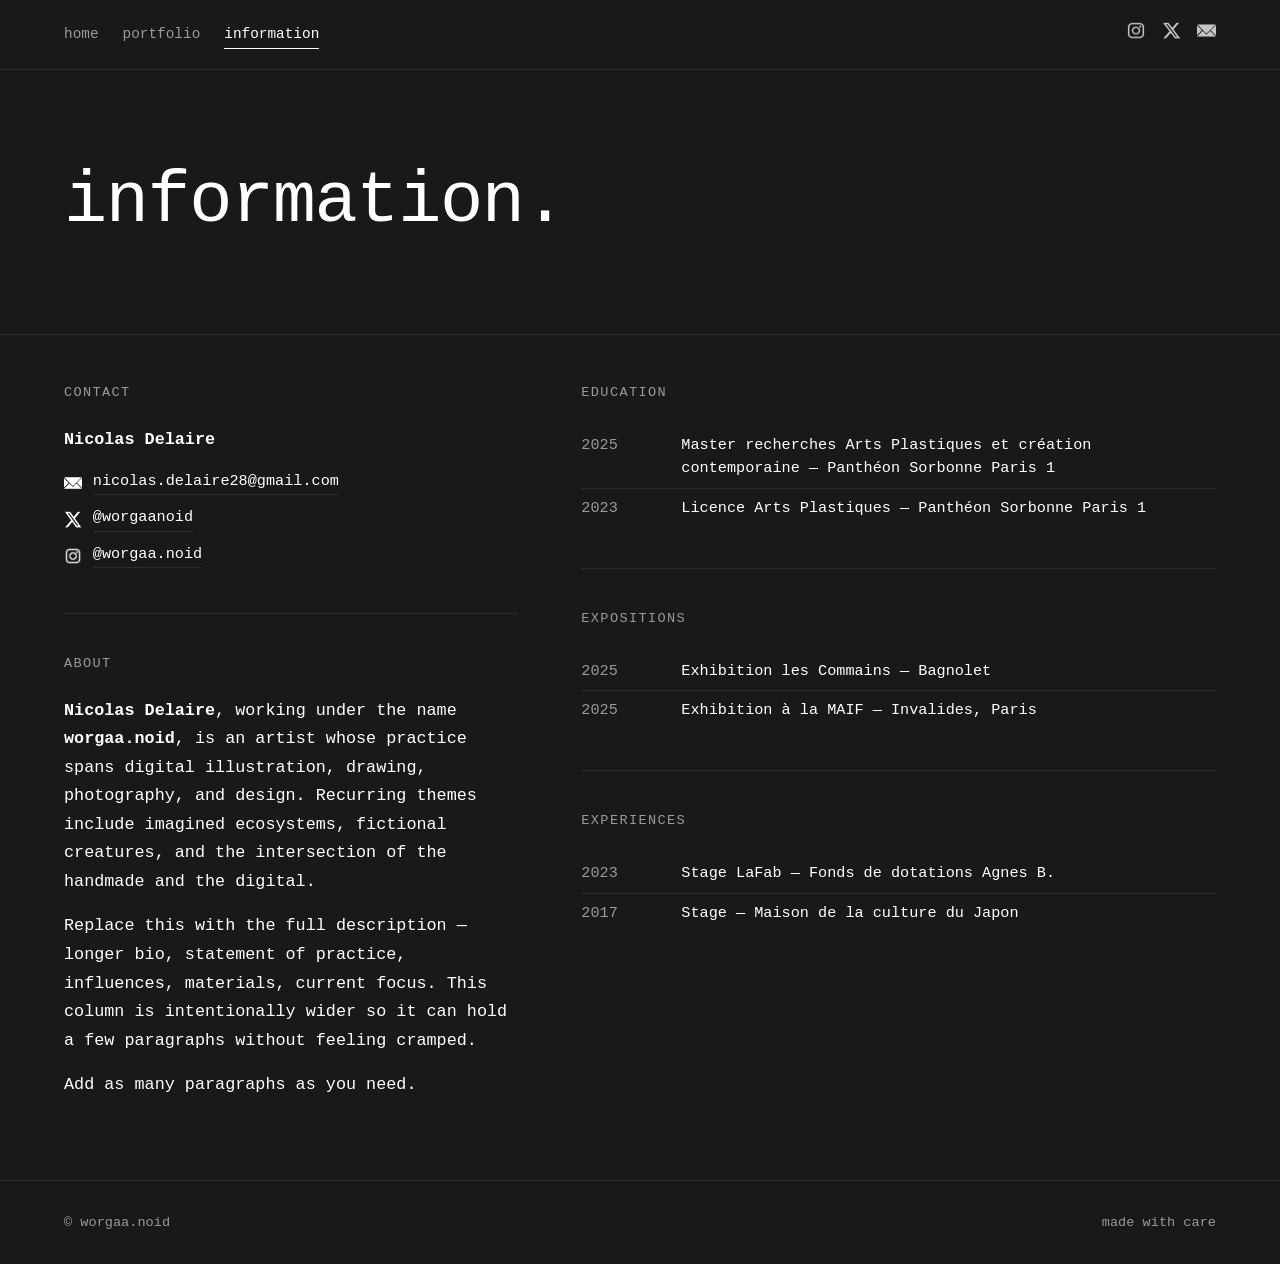
<file: information.html>
<!doctype html>
<html lang="en">

<head>
  <meta charset="utf-8">
  <meta name="viewport" content="width=device-width, initial-scale=1">
  <title>information — worgaa.noid</title>
  <link rel="stylesheet" href="css/common.css">
  <link rel="stylesheet" href="css/information.css">
  <meta name="description" content="About worgaa.noid — Nicolas Delaire. Bio, exhibitions, contact.">

  <meta property="og:title" content="information — worgaa.noid">
  <meta property="og:type" content="website">
  <meta property="og:image" content="icon.png">
  <meta property="og:image:alt" content="worgaa.noid">

  <link rel="icon" href="img/icon.png" sizes="any">
  <link rel="icon" href="img/icon.png" type="image/svg+xml">
  <link rel="apple-touch-icon" href="img/icon.png">

  <link rel="manifest" href="site.webmanifest">
  <meta name="theme-color" content="#191919">
</head>

<body data-page="information">

  <div data-layout="header"></div>

  <section class="page-header">
    <div class="container">
      <h1 class="page-header__title">information.</h1>
    </div>
  </section>

  <main class="page-main">
    <div class="container">
      <div class="info">

        <div class="info__col">

          <section>
            <h2>contact</h2>
            <p class="info__name">
              <strong>Nicolas Delaire</strong>
            </p>
            <ul class="info-contact">
              <li>
                <a href="mailto:nicolas.delaire28@gmail.com">
                  <img class="info-contact__icon" src="img/information/email.png" alt="" aria-hidden="true">
                  <span>nicolas.delaire28@gmail.com</span>
                </a>
              </li>
              <li>
                <a href="https://x.com/worgaanoid" target="_blank" rel="noopener">
                  <img class="info-contact__icon" src="img/information/x.png" alt="" aria-hidden="true">
                  <span>@worgaanoid</span>
                </a>
              </li>
              <li>
                <a href="https://instagram.com/worgaa.noid" target="_blank" rel="noopener">
                  <img class="info-contact__icon" src="img/information/instagram.png" alt="" aria-hidden="true">
                  <span>@worgaa.noid</span>
                </a>
              </li>
            </ul>
          </section>

          <section>
            <h2>about</h2>
            <p>
              <strong>Nicolas Delaire</strong>, working under the name <strong>worgaa.noid</strong>,
              is an artist whose practice spans digital illustration, drawing, photography, and
              design. Recurring themes include imagined ecosystems, fictional creatures, and
              the intersection of the handmade and the digital.
            </p>
            <p>
              Replace this with the full description &mdash; longer bio, statement of practice,
              influences, materials, current focus. This column is intentionally wider so it can
              hold a few paragraphs without feeling cramped.
            </p>
            <p>
              Add as many paragraphs as you need.
            </p>
          </section>

        </div>

        <div class="info__col">

          <section>
            <h2>education</h2>
            <ul class="info-list">
              <li><span class="info-list__year">2025</span><span>Master recherches Arts Plastiques et création contemporaine &mdash; Panthéon Sorbonne Paris 1</span></li>
              <li><span class="info-list__year">2023</span><span>Licence Arts Plastiques &mdash; Panthéon Sorbonne Paris 1</span></li>
            </ul>
          </section>

          <section>
            <h2>expositions</h2>
            <ul class="info-list">
              <li><span class="info-list__year">2025</span><span>Exhibition les Commains &mdash; Bagnolet</span></li>
              <li><span class="info-list__year">2025</span><span>Exhibition à la MAIF &mdash; Invalides, Paris</span></li>
            </ul>
          </section>

          <section>
            <h2>experiences</h2>
            <ul class="info-list">
              <li><span class="info-list__year">2023</span><span>Stage LaFab &mdash; Fonds de dotations Agnes B.</span></li>
              <li><span class="info-list__year">2017</span><span>Stage &mdash; Maison de la culture du Japon</span></li>
            </ul>
          </section>

        </div>

      </div>
    </div>
  </main>

  <div data-layout="footer"></div>

  <script src="js/layout.js"></script>
  <script src="js/app.js"></script>
</body>

</html>
</file>
<file: css/common.css>
html {
  color: #222;
  font-size: 1em;
  line-height: 1.4;
}

::-moz-selection {
  background: #b3d4fc;
  text-shadow: none;
}

::selection {
  background: #b3d4fc;
  text-shadow: none;
}

hr {
  display: block;
  height: 1px;
  border: 0;
  border-top: 1px solid #ccc;
  margin: 1em 0;
  padding: 0;
}

audio,
canvas,
iframe,
img,
svg,
video {
  vertical-align: middle;
}

fieldset {
  border: 0;
  margin: 0;
  padding: 0;
}

textarea {
  resize: vertical;
}

/* ==========================================================================
   Theme + layout primitives
   ========================================================================== */

:root {
  --bg: #191919;
  --fg: #ffffff;
  --muted: #9a9a9a;
  --border: #2c2c2c;
  --accent: #ffffff;
  --placeholder: #222222;
  --max-width: 1200px;
  --gutter: 1.5rem;
  --font-sans: "Courier New", Courier, monospace;
}

* {
  box-sizing: border-box;
}

html,
body {
  margin: 0;
  padding: 0;
  background: var(--bg);
  color: var(--fg);
  font-family: var(--font-sans);
  -webkit-font-smoothing: antialiased;
  -moz-osx-font-smoothing: grayscale;
}

a {
  color: inherit;
  text-decoration: none;
}

img {
  max-width: 100%;
  display: block;
}

.container {
  max-width: var(--max-width);
  margin: 0 auto;
  padding: 0 var(--gutter);
}

/* ==========================================================================
   Site header + nav
   ========================================================================== */

.site-header {
  border-bottom: 1px solid var(--border);
  padding: 1.25rem 0;
  background: var(--bg);
  position: sticky;
  top: 0;
  z-index: 10;
}

.site-header__inner {
  display: flex;
  align-items: center;
  justify-content: space-between;
  gap: 1.5rem;
  flex-wrap: wrap;
  padding: 0 var(--gutter);
}

.site-nav {
  display: flex;
  gap: 1.5rem;
  font-size: 0.9rem;
}

.site-nav a {
  color: var(--muted);
  padding: 0.25rem 0;
  border-bottom: 1px solid transparent;
  transition: color 0.15s ease, border-color 0.15s ease;
}

.site-nav a:hover {
  color: var(--fg);
}

.site-nav a.is-active {
  color: var(--fg);
  border-bottom-color: var(--fg);
}

/* Burger toggle (hidden on desktop, shown via @media below) */
.site-nav-toggle {
  display: none;
  background: none;
  border: 0;
  padding: 0.5rem;
  margin: 0;
  cursor: pointer;
  color: var(--fg);
  font: inherit;
  align-items: center;
  justify-content: center;
}

.site-nav-toggle__icon {
  width: 1.5rem;
  height: 1.5rem;
  display: block;
}

.site-nav-toggle__icon--close {
  display: none;
}

.site-nav-toggle[aria-expanded="true"] .site-nav-toggle__icon--menu {
  display: none;
}

.site-nav-toggle[aria-expanded="true"] .site-nav-toggle__icon--close {
  display: block;
}

/* Social icons (right-aligned in the header) */
.site-social {
  display: flex;
  gap: 1rem;
  list-style: none;
  margin: 0;
  padding: 0;
}

.site-social a {
  display: inline-flex;
  align-items: center;
  justify-content: center;
  opacity: 0.75;
  transition: opacity 0.15s ease;
}

.site-social a:hover {
  opacity: 1;
}

.site-social img {
  width: 1.2rem;
  height: 1.2rem;
  object-fit: contain;
  display: block;
}

/* ==========================================================================
   Page header (big title) + main
   ========================================================================== */

.page-header {
  padding: 6rem 0;
  border-bottom: 1px solid var(--border);
}

.page-header__title {
  font-size: clamp(2.5rem, 6vw, 4.5rem);
  font-weight: 400;
  letter-spacing: -0.02em;
  margin: 0;
  line-height: 1;
}

.page-main {
  padding: 3rem 0 5rem;
}

/* ==========================================================================
   Site footer
   ========================================================================== */

.site-footer {
  border-top: 1px solid var(--border);
  padding: 2rem 0;
  font-size: 0.85rem;
  color: var(--muted);
}

.site-footer__inner {
  display: flex;
  justify-content: space-between;
  flex-wrap: wrap;
  gap: 1rem;
}

/* ==========================================================================
   Back to top button (injected by js/app.js)
   ========================================================================== */

.back-to-top {
  position: fixed;
  right: 1.25rem;
  bottom: 1.25rem;
  width: 2.75rem;
  height: 2.75rem;
  display: inline-flex;
  align-items: center;
  justify-content: center;
  background: var(--fg);
  color: var(--bg);
  border: 0;
  border-radius: 999px;
  cursor: pointer;
  opacity: 0;
  transform: translateY(0.5rem);
  pointer-events: none;
  transition: opacity 0.25s ease, transform 0.25s ease, background 0.15s ease;
  z-index: 20;
  font: inherit;
}

.back-to-top.is-visible {
  opacity: 1;
  transform: translateY(0);
  pointer-events: auto;
}

.back-to-top:hover {
  background: var(--muted);
}

.back-to-top svg {
  width: 1.1rem;
  height: 1.1rem;
}

/* ==========================================================================
   Lightbox / carousel (injected by js/app.js)
   ========================================================================== */

body.lightbox-open {
  overflow: hidden;
}

body.lightbox-open .back-to-top {
  display: none;
}

.lightbox {
  position: fixed;
  inset: 0;
  background: rgba(0, 0, 0, 0.94);
  z-index: 100;
  display: none;
  align-items: center;
  justify-content: center;
  padding: 4rem 4.5rem;
}

.lightbox.is-open {
  display: flex;
}

.lightbox__figure {
  margin: 0;
  display: flex;
  flex-direction: column;
  align-items: center;
  gap: 1rem;
  max-width: 100%;
  max-height: 100%;
}

.lightbox__img {
  max-width: 100%;
  max-height: 80vh;
  width: auto;
  height: auto;
  object-fit: contain;
  background: var(--placeholder);
}

.lightbox__caption {
  display: flex;
  flex-direction: column;
  gap: 0.15rem;
  text-align: center;
  color: var(--fg);
  font-size: 0.85rem;
  line-height: 1.4;
}

.lightbox__caption .work-title {
  font-size: 0.95rem;
}

.lightbox__caption .work-format,
.lightbox__caption .work-date {
  color: var(--muted);
  font-size: 0.8rem;
}

.lightbox__close,
.lightbox__nav {
  position: absolute;
  background: none;
  border: 0;
  color: var(--fg);
  cursor: pointer;
  padding: 0.5rem;
  display: inline-flex;
  align-items: center;
  justify-content: center;
  font: inherit;
  opacity: 0.7;
  transition: opacity 0.15s ease;
}

.lightbox__close:hover,
.lightbox__nav:hover {
  opacity: 1;
}

.lightbox__close {
  top: 1rem;
  right: 1rem;
}

.lightbox__close svg {
  width: 1.5rem;
  height: 1.5rem;
}

.lightbox__nav {
  top: 50%;
  transform: translateY(-50%);
}

.lightbox__nav svg {
  width: 1.75rem;
  height: 1.75rem;
}

.lightbox__prev {
  left: 1rem;
}

.lightbox__next {
  right: 1rem;
}

/* ==========================================================================
   Responsive (common)
   ========================================================================== */

@media (max-width: 800px) {
  :root {
    --gutter: 1rem;
  }

  .page-header {
    padding: 2.5rem 0 1.75rem;
  }

  .page-main {
    padding: 2rem 0 4rem;
  }
}

@media (max-width: 600px) {
  /* Header stays in a single row: social icons left, burger right.
     The inline nav is hidden — replaced by the burger that opens an overlay. */
  .site-header__inner {
    align-items: center;
    gap: 0.75rem;
  }

  .site-nav-toggle {
    display: inline-flex;
    order: -1;       /* burger to the far left, social stays right */
  }

  .site-nav {
    display: none;
  }

  .site-nav.is-open {
    display: flex;
    position: fixed;
    inset: 0;
    flex-direction: column;
    align-items: center;
    justify-content: center;
    gap: 2rem;
    padding: 2rem;
    background: var(--bg);
    z-index: 40;
    font-size: 1.5rem;
  }

  .site-nav.is-open a {
    color: var(--fg);
    padding: 0.5rem 0;
  }

  body.nav-open {
    overflow: hidden;
  }

  .lightbox {
    padding: 3rem 0.75rem 4.5rem;
  }

  .lightbox__nav {
    top: auto;
    bottom: 0.75rem;
    transform: none;
  }
}

/* ==========================================================================
   Helper classes
   ========================================================================== */

.hidden,
[hidden] {
  display: none !important;
}

.visually-hidden {
  border: 0;
  clip: rect(0, 0, 0, 0);
  height: 1px;
  margin: -1px;
  overflow: hidden;
  padding: 0;
  position: absolute;
  white-space: nowrap;
  width: 1px;
}

.visually-hidden.focusable:active,
.visually-hidden.focusable:focus {
  clip: auto;
  height: auto;
  margin: 0;
  overflow: visible;
  position: static;
  white-space: inherit;
  width: auto;
}

.invisible {
  visibility: hidden;
}

.clearfix::before,
.clearfix::after {
  content: "";
  display: table;
}

.clearfix::after {
  clear: both;
}

/* ==========================================================================
   Print styles
   ========================================================================== */

@media print {
  *,
  *::before,
  *::after {
    background: #fff !important;
    color: #000 !important;
    box-shadow: none !important;
    text-shadow: none !important;
  }

  a,
  a:visited {
    text-decoration: underline;
  }

  a[href]::after {
    content: " (" attr(href) ")";
  }

  abbr[title]::after {
    content: " (" attr(title) ")";
  }

  a[href^="#"]::after,
  a[href^="javascript:"]::after {
    content: "";
  }

  pre {
    white-space: pre-wrap !important;
  }

  pre,
  blockquote {
    border: 1px solid #999;
    page-break-inside: avoid;
  }

  tr,
  img {
    page-break-inside: avoid;
  }

  p,
  h2,
  h3 {
    orphans: 3;
    widows: 3;
  }

  h2,
  h3 {
    page-break-after: avoid;
  }
}
</file>
<file: css/information.css>
/* ==========================================================================
   Information page — two-column layout
   ========================================================================== */

.info {
  display: grid;
  grid-template-columns: minmax(0, 1fr) minmax(0, 1.4fr);
  gap: 3rem 4rem;
  max-width: 80rem;
}

.info__col {
  display: flex;
  flex-direction: column;
}

.info__col section + section {
  border-top: 1px solid var(--border);
  padding-top: 2.5rem;
  margin-top: 2.5rem;
}

.info h2 {
  font-size: 0.85rem;
  text-transform: uppercase;
  letter-spacing: 0.1em;
  color: var(--muted);
  font-weight: 500;
  margin: 0 0 1.5rem;
}

.info p {
  font-size: 1.05rem;
  line-height: 1.7;
  margin: 0 0 1rem;
}

.info p:last-child {
  margin-bottom: 0;
}

.info__name {
  display: flex;
  flex-direction: column;
  gap: 0.15rem;
  font-size: 1.05rem;
  margin: 0 0 1.5rem;
  line-height: 1.4;
}

.info__name strong {
  font-weight: 700;
}

.info__name span {
  color: var(--muted);
}

/* Contact list (column-stacked) */
.info-contact {
  display: flex;
  flex-direction: column;
  gap: 0.5rem;
  list-style: none;
  padding: 0;
  margin: 0;
  font-size: 0.95rem;
}

.info-contact a {
  display: inline-flex;
  align-items: center;
  gap: 0.65rem;
  width: max-content;
}

.info-contact a span {
  border-bottom: 1px solid var(--border);
  padding-bottom: 2px;
  transition: border-color 0.15s ease;
}

.info-contact a:hover span {
  border-bottom-color: var(--fg);
}

.info-contact__icon {
  width: 1.15rem;
  height: 1.15rem;
  object-fit: contain;
  display: block;
  flex-shrink: 0;
}

/* Year/label + content rows (education, expositions, experiences) */
.info ul.info-list {
  list-style: none;
  padding: 0;
  margin: 0;
}

.info-list li {
  display: grid;
  grid-template-columns: 5rem 1fr;
  gap: 1.25rem;
  padding: 0.5rem 0;
  border-bottom: 1px solid var(--border);
  font-size: 0.95rem;
  line-height: 1.5;
}

.info-list li:last-child {
  border-bottom: 0;
}

.info-list .info-list__year {
  color: var(--muted);
  font-variant-numeric: tabular-nums;
}

@media (max-width: 800px) {
  .info {
    grid-template-columns: minmax(0, 1fr);
    gap: 3rem;
  }
}

@media (max-width: 600px) {
  .info-list li {
    grid-template-columns: 4.5rem 1fr;
    gap: 1rem;
  }
}
</file>
